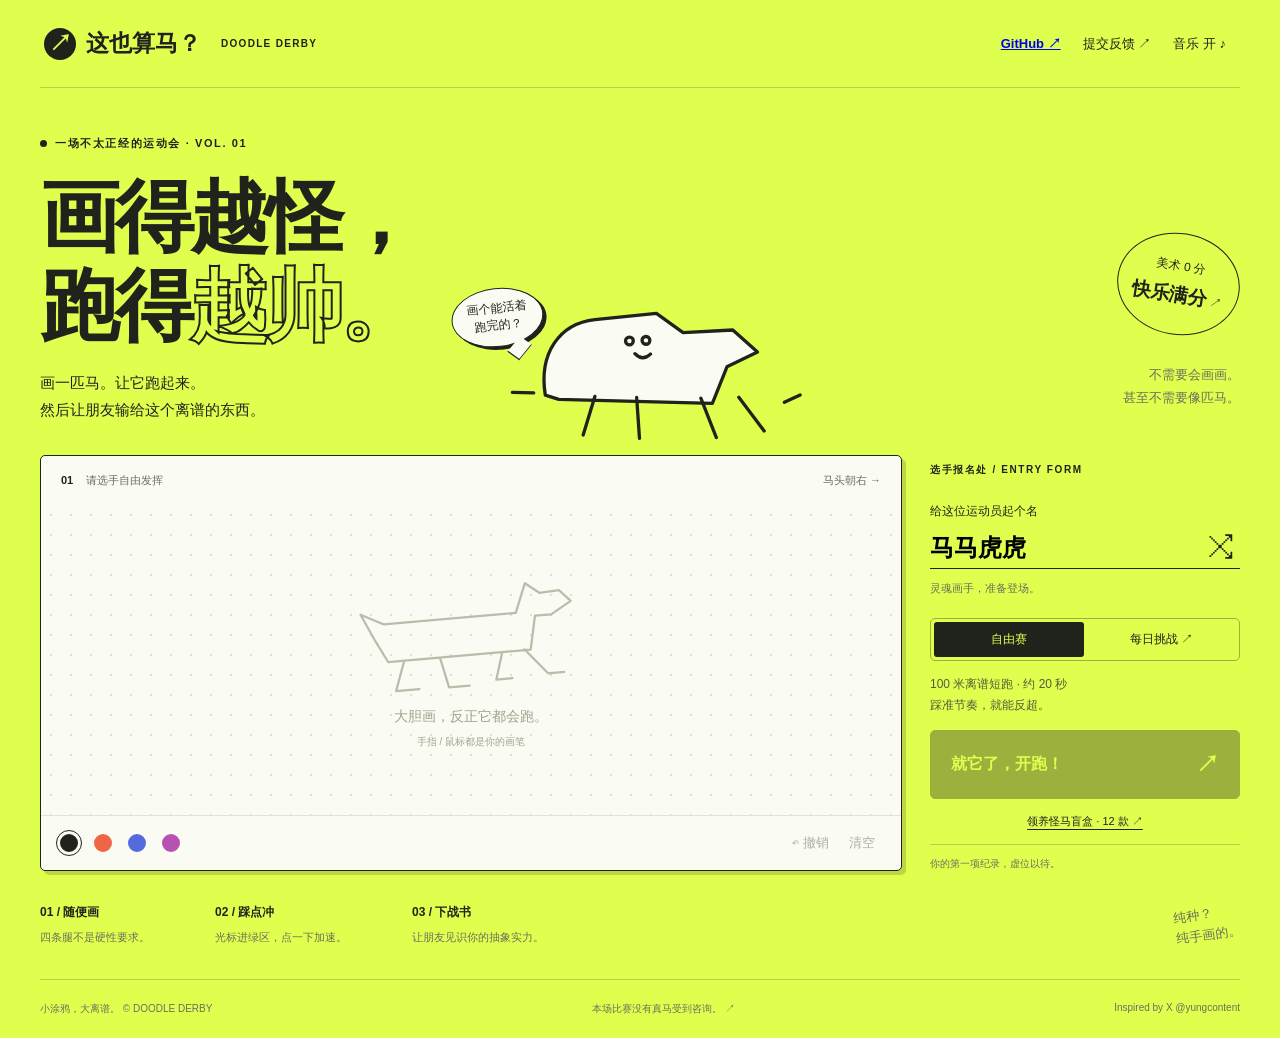
<file: index.html>
<!doctype html>
<html lang="zh-CN"><head><meta charset="utf-8"><meta name="viewport" content="width=device-width, initial-scale=1"><meta name="theme-color" content="#dfff4f"><meta name="description" content="画得越怪，跑得越帅。画一匹马，来一场20秒的离谱赛马，向朋友发起挑战。"><title>这也算马？ · Doodle Derby</title><link rel="stylesheet" href="style.css?v=20260913-4"></head>
<body><header><a class="brand" href="./"><span class="brand-icon">↗</span>这也算马？<span class="en">DOODLE DERBY</span></a><nav class="header-actions" aria-label="快捷入口"><a class="quiet github-link" href="https://github.com/tubban1/draw_horse_race" target="_blank" rel="noreferrer">GitHub ↗</a><button id="feedback-home" class="quiet">提交反馈 ↗</button><button id="sound" class="quiet" aria-pressed="true">音乐 开 ♪</button></nav></header>
<main id="draw-screen"><section class="intro"><div><div class="eyebrow"><span class="dot"></span> 一场不太正经的运动会 · VOL. 01</div><h1>画得越怪，<br>跑得<span class="outline">越帅。</span></h1><p class="lead">画一匹马。让它跑起来。<br>然后让朋友输给这个离谱的东西。</p></div><div class="intro-aside"><span class="stamp">美术 0 分<br><b>快乐满分</b> ↗</span><p>不需要会画画。<br>甚至不需要像匹马。</p></div></section>
<div id="challenge-banner" class="challenge" hidden><div id="challenge-copy"></div><button id="accept-challenge" class="primary">画一匹，接战 ↗</button></div>
<section class="studio"><div class="paper"><div class="home-stage"><svg class="home-horse" viewBox="0 0 330 180" role="img" aria-label="一匹准备参赛的搞怪手绘马"><path class="horse-body" d="M60 115c-8-42 12-74 49-79l63-8 28 19 51-4 26 22-31 16-14 38H74z"/><path d="M111 115l-11 40m54-40 4 42m62-43 17 40m22-42 27 34"/><circle cx="145" cy="57" r="4"/><circle cx="162" cy="56" r="4"/><path d="M151 70q8 8 16 0M48 113h-22m280 3 16-8"/></svg><div class="home-bubble">画个能活着<br>跑完的？</div></div><div class="paper-head"><span><b>01</b> 请选手自由发挥</span><span>马头朝右 →</span></div><div class="drawing-area"><canvas id="drawing" aria-label="画马区域，用鼠标或手指绘画"></canvas><div id="placeholder"><svg viewBox="0 0 300 150" width="270" aria-hidden="true"><path d="M44 69L30 38L55 51L202 51L215 19L230 31L252 30L264 43L241 56L223 56L215 93L56 93L44 69M74 93L62 126L88 126M114 94L121 127L144 127M183 94L174 123L192 123M208 92L232 121L250 121"/></svg><span>大胆画，反正它都会跑。</span><small>手指 / 鼠标都是你的画笔</small></div></div><div class="tools"><div class="swatches" id="swatches"></div><div><button id="undo" class="quiet" disabled>↶ 撤销</button><button id="clear" class="quiet" disabled>清空</button></div></div></div>
<aside class="entry"><div class="eyebrow">选手报名处 / ENTRY FORM</div><label for="name">给这位运动员起个名</label><div class="name-wrap"><input id="name" maxlength="18" value="马马虎虎" autocomplete="off"><button id="rename" aria-label="随机名字">⤨</button></div><div class="horse-note" id="horse-note">灵魂画手，准备登场。</div><div class="mode-tabs" role="group" aria-label="比赛模式"><button class="selected" id="free">自由赛</button><button id="daily">每日挑战 ↗</button></div><p id="mode-desc">100 米离谱短跑 · 约 20 秒<br>踩准节奏，就能反超。</p><button class="primary" id="start" disabled>就它了，开跑！ <span>↗</span></button><button class="borrow" id="borrow">领养怪马盲盒 · 12 款 ↗</button><button class="borrow" id="restore-drawing" hidden>↶ 还原领养前画稿</button><div class="best" id="best">你的第一项纪录，虚位以待。</div></aside></section>
<section class="steps"><div><b>01 / 随便画</b><span>四条腿不是硬性要求。</span></div><div><b>02 / 踩点冲</b><span>光标进绿区，点一下加速。</span></div><div><b>03 / 下战书</b><span>让朋友见识你的抽象实力。</span></div><span class="tiny-horse">纯种？<br>纯手画的。</span></section></main>
<main id="race-screen" hidden><div class="race-heading"><div><div class="eyebrow" id="race-mode">THE QUESTIONABLE DERBY</div><h2 id="race-name"></h2></div><button id="back" class="quiet">← 返回画室</button></div><div class="race-stage"><canvas id="track" aria-label="实时赛马画面"></canvas><div id="countdown" aria-live="polite"></div><div id="race-comment">选手正在热身，物种有待确认。</div><div id="ranks"></div></div><section class="controls"><div class="race-meta"><span id="distance">0 / 100 m</span><strong id="timer">0.00s</strong><span id="combo">连击 × 0</span></div><div class="rhythm"><div class="target"></div><div id="needle"></div></div><button class="primary" id="boost" disabled>踩点加速 <span>↑</span></button><p id="feedback" aria-live="polite">光标进入绿色区时点击 / 按空格。连点不会更快。</p></section></main>
<main id="result-screen" hidden><section class="result-layout"><div class="result-copy"><div class="eyebrow">OFFICIAL UNOFFICIAL RESULTS</div><h1 id="result-title">这马，<br>有点东西。</h1><p id="result-desc"></p><div id="challenge-result"></div><section id="ai-verdict" class="ai-verdict" hidden aria-live="polite"><div class="ai-verdict-head"><span>AI 物种鉴定</span><span id="ai-verdict-status">正在观察你的画……</span></div><strong id="ai-species">正在给它起外号</strong><p id="ai-line"></p><p class="ai-challenge" id="ai-challenge"></p></section><div class="result-actions"><button class="primary" id="share">晒成绩，挑战朋友！ <span>↗</span></button><button class="secondary" id="again">原马再战 ↻</button><button class="secondary" id="save-clip">观看完整回放 ↗</button></div><div class="result-links"><button class="quiet" id="redraw">← 回画室改造一下</button><button class="quiet" id="feedback-open">这局有话说 ↗</button></div></div><div class="ticket"><div class="ticket-top"><span>这也算马？</span><span>长按图片或点按钮保存 / 扫码接战 ↗</span></div><canvas id="poster" width="1080" height="1500" aria-label="离谱赛马挑战海报，含成绩、手绘马和右下角挑战二维码"></canvas><img id="poster-image" hidden alt="这也算马？离谱赛马战绩海报，长按可保存图片"><button id="save" class="quiet">保存海报 / 分享到相册 ↗</button></div></section></main>
<main id="feedbacks-screen" hidden><section class="feedback-inbox"><div class="eyebrow"><span class="dot"></span> PRIVATE FEEDBACKS</div><h1>玩家反馈。</h1><p class="feedback-intro">这里汇总所有玩家提交的反馈。页面地址不会出现在游戏流程里。</p><div class="feedback-toolbar"><span id="feedback-summary">正在从马厩取件……</span><button id="feedback-export" class="quiet">导出 JSON ↓</button></div><div id="feedback-list" class="feedback-list"></div></section></main>
<footer><span>小涂鸦，大离谱。 © DOODLE DERBY</span><span>本场比赛没有真马受到咨询。 ↗</span><span>Inspired by X @yungcontent</span></footer><div id="toast" role="status"></div><dialog id="replay-dialog" class="replay-dialog"><div class="replay-dialog-head"><div><div class="eyebrow">THE WHOLE DERBY · FULL REPLAY</div><h2>比赛完整回放</h2></div><button type="button" id="replay-close" class="quiet" aria-label="关闭回放">✕</button></div><div class="replay-stage"><canvas id="replay-track" width="960" height="540" aria-label="完整赛马回放画面"></canvas></div><div class="replay-controls"><button type="button" id="replay-toggle" class="secondary">❚❚ 暂停</button><input id="replay-seek" type="range" min="0" max="1" step="0.01" value="0" aria-label="回放进度"><span id="replay-time">00:00 / 00:00</span></div><div class="replay-actions"><p id="replay-format-note">包含完整起跑、比赛过程和冲线结果。</p><button type="button" id="replay-download" class="primary">下载完整比赛视频 ↓</button></div></dialog><dialog id="share-dialog"><form method="dialog"><button class="quiet close" aria-label="关闭">✕</button></form><h2>向朋友下战书。</h2><p>链接带上你的马和成绩。朋友打开就能挑战你的配速影子。</p><label for="share-copy">可直接发出去的战绩</label><textarea id="share-copy" readonly rows="4"></textarea><label for="share-url">挑战链接</label><textarea id="share-url" readonly rows="3"></textarea><button id="copy" class="primary">复制战绩文案 ↗</button><p class="share-note" id="share-note"></p></dialog><dialog id="feedback-dialog"><form method="dialog"><button class="quiet close" aria-label="关闭">✕</button></form><h2>这局有话说。</h2><p>一句话就行：哪里好笑、哪里卡住，或者你想看它变成什么怪东西。</p><label for="feedback-rating">这局体验</label><select id="feedback-rating"><option value="5">5 · 马力全开</option><option value="4">4 · 很有梗</option><option value="3">3 · 还行，能跑</option><option value="2">2 · 有点掉蹄</option><option value="1">1 · 马失前蹄</option></select><label for="feedback-topic">反馈类型</label><select id="feedback-topic"><option value="idea">我有个怪点子</option><option value="bug">这里好像坏了</option><option value="share">我想更容易分享</option><option value="other">其他</option></select><label for="feedback-message">想说的话</label><textarea id="feedback-message" maxlength="500" rows="5" placeholder="比如：想要一匹会倒着跑的马"></textarea><button type="button" id="feedback-submit" class="primary">投递给马厩 ↗</button><p class="share-note">不填联系方式，最多 500 字。</p></dialog><script src="audio.js"></script><script src="adoption.js"></script><script src="results.js"></script><script src="qr.js"></script><script src="gif.js?v=20260912-7"></script><script src="game.js?v=20260913-3"></script></body></html>
</file>
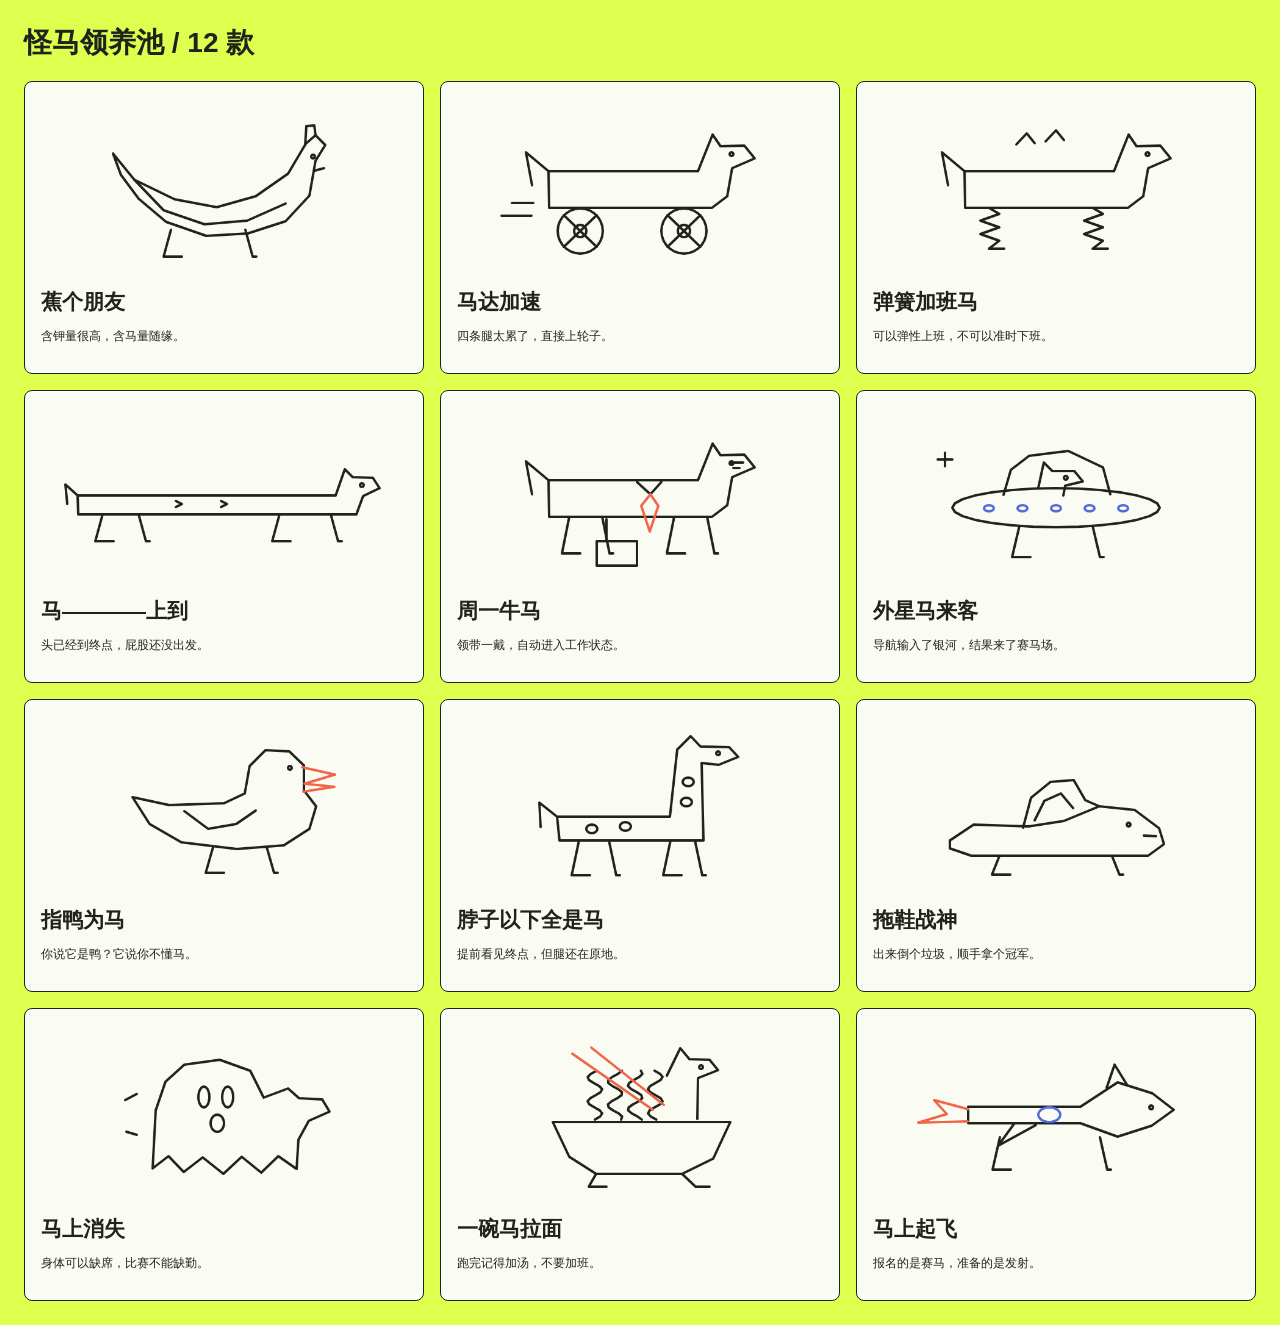
<file: tests/adoption-gallery.html>
<!doctype html><html lang="zh-CN"><meta charset="utf-8"><title>怪马领养池 · 视觉检查</title><style>body{margin:24px;background:#dfff4f;font:14px sans-serif;color:#20231c}main{display:grid;grid-template-columns:repeat(3,1fr);gap:16px}article{background:#fafbf3;padding:16px;border:1px solid;border-radius:8px}canvas{width:100%;height:auto}h2{margin:4px 0}p{font-size:12px}</style><h1>怪马领养池 / 12 款</h1><main></main><script src="../adoption.js"></script><script>for(const pet of ADOPTION_CATALOG){const card=document.createElement('article'),canvas=document.createElement('canvas');canvas.width=600;canvas.height=300;const c=canvas.getContext('2d');c.lineWidth=4;c.lineJoin=c.lineCap='round';for(const s of adoptionDrawing(pet.id).strokes){c.beginPath();c.strokeStyle=s.c;s.p.forEach(([x,y],i)=>i?c.lineTo(x*600,y*300):c.moveTo(x*600,y*300));c.stroke()}const title=document.createElement('h2');title.textContent=pet.name;const description=document.createElement('p');description.textContent=pet.bio;card.append(canvas,title,description);document.querySelector('main').append(card)}</script></html>
</file>
<file: style.css>
:root{--lime:#dfff4f;--ink:#20231c;--paper:#fafbf3;--muted:#6b705b;--line:#b9cc4d}*{box-sizing:border-box}body{margin:0;background:var(--lime);color:var(--ink);font-family:Arial,"PingFang SC","Microsoft YaHei",sans-serif}button,input,textarea{font:inherit}button,a,input,textarea{-webkit-tap-highlight-color:transparent}button{cursor:pointer;color:inherit}button:disabled{opacity:.35;cursor:not-allowed}button:focus-visible,a:focus-visible{outline:3px solid #6152d8;outline-offset:4px}[hidden]{display:none!important}header,main,footer{max-width:1280px;margin:auto}header{height:88px;display:flex;justify-content:space-between;align-items:center;border-bottom:1px solid var(--line);padding:0 4px}.brand{text-decoration:none;color:inherit;font-weight:900;display:flex;align-items:center;gap:10px;font-size:23px}.brand-icon{background:var(--ink);color:var(--lime);width:32px;height:32px;text-align:center;border-radius:50%}.en{font-size:10px;letter-spacing:1.3px;margin-left:10px}.quiet{background:none;border:0;padding:10px;font-size:13px}.intro{display:flex;justify-content:space-between;padding:48px 0 32px}.eyebrow{font-size:11px;font-weight:700;letter-spacing:1.6px;display:flex;align-items:center;gap:8px}.dot{width:7px;height:7px;border-radius:50%;background:var(--ink)}h1{font-size:clamp(52px,6.2vw,84px);line-height:1.12;letter-spacing:-4px;margin:22px 0 18px;font-weight:900;position:relative}.outline{color:transparent;-webkit-text-stroke:2px var(--ink)}.spark{margin-left:30px;width:48px;height:48px}.lead{font-size:15px;line-height:1.8;margin:0}.intro-aside{align-self:flex-end;text-align:right}.intro-aside p{font-size:13px;color:var(--muted);line-height:1.8;margin-top:28px}.stamp{display:inline-block;transform:rotate(9deg);border:1.5px solid var(--ink);border-radius:50%;padding:22px 15px;text-align:center;font-size:12px;line-height:1.8}.stamp b{font-size:19px}.studio{display:grid;grid-template-columns:minmax(0,1fr) 310px;gap:28px}.paper{background:var(--paper);border:1.5px solid var(--ink);border-radius:5px;display:flex;flex-direction:column;min-height:355px;box-shadow:4px 4px 0 #bfd543}.paper-head{padding:17px 20px;display:flex;justify-content:space-between;font-size:11px;color:var(--muted)}.paper-head b{margin-right:10px;color:var(--ink)}.drawing-area{position:relative;flex:1;min-height:245px;background-image:radial-gradient(#dde1d0 .8px,transparent .8px);background-size:20px 20px}#drawing{position:absolute;width:100%;height:100%;touch-action:none;cursor:crosshair}#placeholder{pointer-events:none;position:absolute;inset:0;display:flex;flex-direction:column;align-items:center;justify-content:center;color:#9da58c;font-size:14px}#placeholder svg{fill:none;stroke:#b7bfaa;stroke-width:2.5;stroke-linecap:round;stroke-linejoin:round;transform:rotate(-5deg);margin-bottom:2px}#placeholder small{font-size:10px;margin-top:9px}.tools{display:flex;justify-content:space-between;align-items:center;border-top:1px solid #e1e4d5;padding:8px 16px;min-height:52px}.swatches{display:flex;gap:10px}.swatch{width:24px;height:24px;border:3px solid var(--paper);border-radius:50%;outline:1px solid transparent}.swatch[aria-pressed=true]{outline-color:var(--ink)}.entry{padding:8px 0 0}.entry>.eyebrow{font-size:10px;margin-bottom:24px}.entry label{font-size:12px}.name-wrap{display:flex;border-bottom:1.5px solid var(--ink);margin-top:8px}.name-wrap input{width:100%;min-width:0;background:none;border:0;padding:6px 0;font-size:24px;font-weight:800;outline:none}.name-wrap:focus-within{border-color:#6152d8}.name-wrap button{background:none;border:0;font-size:28px}.horse-note{font-size:11px;margin:12px 0 22px;color:var(--muted)}.mode-tabs{display:flex;border:1px solid #9eae41;border-radius:5px;padding:3px;gap:3px}.mode-tabs button{flex:1;border:0;background:none;font-size:12px;padding:9px 4px;border-radius:3px}.mode-tabs button.selected{background:var(--ink);color:var(--lime)}#mode-desc{font-size:12px;line-height:1.8;color:#555d3b;margin:13px 0}.primary{width:100%;border:1px solid var(--ink);background:var(--ink);color:var(--lime);border-radius:5px;display:flex;justify-content:space-between;align-items:center;padding:18px 20px;font-weight:800;font-size:16px;transition:transform .15s,background .15s}.primary:hover:enabled{background:#36422b;transform:translateY(-2px)}.primary:active:enabled{transform:translateY(2px)}.primary span{font-size:23px}.borrow{border:0;background:none;font-size:11px;width:100%;padding:15px;text-decoration:underline;text-underline-offset:4px}.best{font-size:10px;border-top:1px solid var(--line);padding-top:12px;color:var(--muted)}.steps{display:flex;gap:65px;padding:33px 0}.steps div{display:flex;flex-direction:column;gap:9px}.steps b{font-size:12px}.steps span{font-size:11px;color:var(--muted)}.steps .tiny-horse{margin-left:auto;transform:rotate(-8deg);font-size:13px;line-height:1.6}footer{border-top:1px solid var(--line);display:flex;justify-content:space-between;padding:22px 0;font-size:10px;color:var(--muted)}.challenge{background:var(--ink);color:var(--lime);padding:15px 20px;margin-bottom:20px;font-size:14px;border-radius:5px}.race-heading{display:flex;justify-content:space-between;align-items:center;margin:30px 0 20px}h2{font-size:32px;margin:10px 0}.race-stage{height:440px;position:relative;overflow:hidden;border:1px solid var(--ink);border-radius:7px;background:#e9efce}#track{width:100%;height:100%}#countdown{position:absolute;inset:0;display:grid;place-items:center;font-size:90px;font-weight:900;pointer-events:none}#race-comment{position:absolute;top:18px;left:20px;font-size:12px;background:var(--paper);padding:8px 12px;border-radius:20px}#ranks{position:absolute;right:15px;top:16px;display:flex;gap:8px;flex-direction:column;font-size:11px}#ranks span{background:#ffffffb5;padding:5px 10px;border-radius:4px}#ranks .you{background:var(--ink);color:var(--lime)}.controls{max-width:480px;margin:22px auto 32px;text-align:center}.race-meta{display:flex;justify-content:space-between;font-size:12px;align-items:center}.race-meta strong{font-size:24px}.rhythm{height:20px;background:#c0cc87;border:1px solid var(--ink);margin:14px 0;position:relative;border-radius:30px;overflow:hidden}.target{position:absolute;left:72%;width:24%;height:100%;background:#4a7727;border-left:2px solid var(--paper);border-right:2px solid var(--paper)}#needle{position:absolute;left:0;width:5px;height:100%;background:var(--paper);box-shadow:0 0 0 1px var(--ink)}#boost{justify-content:center;gap:20px}#feedback{font-size:11px;min-height:16px;color:#555d3b}.result-layout{display:grid;grid-template-columns:1fr 380px;gap:100px;padding:65px 50px;align-items:center}.result-copy>p{font-size:16px;line-height:1.9}.result-actions{display:flex;gap:12px;margin:28px 0 18px}.secondary{border:1px solid var(--ink);border-radius:5px;background:none;white-space:nowrap;padding:15px;font-weight:700}.ticket{background:var(--paper);transform:rotate(3deg);box-shadow:10px 12px 0 #bdd342;padding:18px;border:1px solid var(--ink)}.ticket-top{display:flex;justify-content:space-between;font-size:11px;border-bottom:1px dashed #a5aa96;padding:0 0 14px}.ticket canvas,.ticket img{width:100%;display:block;touch-action:manipulation}.ticket>button{width:100%;border-top:1px dashed #a5aa96}#challenge-result{font-weight:bold;font-size:14px}#toast{position:fixed;bottom:25px;left:50%;transform:translateX(-50%);background:var(--ink);color:var(--lime);padding:13px 24px;border-radius:8px;font-size:13px;z-index:10;opacity:0;pointer-events:none;transition:opacity .2s;max-width:90vw}dialog{max-width:440px;width:90%;border:1px solid var(--ink);background:var(--paper);border-radius:10px;padding:26px}dialog::backdrop{background:#20231c99}dialog p{font-size:13px;line-height:1.8}dialog label{font-size:12px}textarea{width:100%;margin:8px 0 18px;resize:none;border:1px solid #aaa;padding:10px;font-size:11px}.close{float:right}.share-note{color:var(--muted)}@media(min-width:1500px){.intro{padding-top:55px}.drawing-area{min-height:300px}}@media(max-width:1360px){header,main,footer{margin-left:40px;margin-right:40px}}@media(max-width:760px){header,main,footer{margin-left:20px;margin-right:20px}header{height:68px}.brand{font-size:18px}.en{display:none}.intro{padding:30px 0 25px}.intro h1{font-size:57px;letter-spacing:-3px}.intro .eyebrow{font-size:9px;letter-spacing:.7px}.intro-aside{display:none}.lead{font-size:13px}.spark{width:32px;margin-left:15px}.studio{grid-template-columns:1fr;gap:24px}.paper{min-height:320px}.entry>.eyebrow{margin-bottom:15px}.horse-note{margin:10px 0 16px}.entry{display:grid;grid-template-columns:1fr 1fr;column-gap:16px}.entry>.eyebrow,.entry>label,.name-wrap,.horse-note,.entry>.primary,.borrow,.best{grid-column:1/-1}.mode-tabs{align-self:center}#mode-desc{margin:0;font-size:10px}.entry>.primary{margin-top:18px}.steps{gap:18px;justify-content:space-between}.steps span{max-width:90px;line-height:1.6;font-size:10px}.steps b{font-size:11px}.tiny-horse{display:none}footer{font-size:9px;gap:20px;line-height:1.8}.race-heading{margin-top:22px}h2{font-size:25px}.race-stage{height:390px}#race-comment{font-size:10px;top:12px;left:10px;max-width:60%}#ranks{gap:4px;right:8px;top:12px;font-size:9px}.result-layout{grid-template-columns:1fr;gap:30px;padding:35px 0}.result-copy h1{font-size:58px}.ticket{max-width:360px;justify-self:center;width:94%}.controls{margin-top:20px}.race-heading .eyebrow{font-size:9px}}@media(prefers-reduced-motion:reduce){*{transition:none!important}.ticket{transform:none}}

#result-title,#result-desc{white-space:pre-line}#result-desc{line-height:1.9}

#result-title{font-size:clamp(36px,4.4vw,62px);letter-spacing:-2px}
.result-actions{flex-wrap:wrap}.result-actions .primary{flex:1 0 190px;width:auto;white-space:nowrap}.result-actions .secondary{flex:1 0 120px}
@media(min-width:761px) and (max-width:1050px){.result-layout{grid-template-columns:minmax(0,1fr) 320px;gap:32px;padding:40px 0}}
.challenge{display:flex;align-items:center;justify-content:space-between;gap:18px}.challenge #challenge-copy{line-height:1.65}.challenge .primary{width:auto;flex:0 0 auto;padding:12px 16px;font-size:13px}.challenge .primary span{font-size:18px}@media(max-width:600px){.challenge{align-items:stretch;flex-direction:column;gap:10px}.challenge .primary{width:100%;justify-content:center}}

#save-clip{flex:1 0 150px}
.result-links{display:flex;justify-content:space-between;align-items:center;gap:12px}.result-links .quiet{padding-left:0}.result-links #feedback-open{color:var(--muted);text-decoration:underline;text-underline-offset:4px}
.feedback-inbox{padding:70px 0 110px;max-width:820px}.feedback-inbox h1{font-size:clamp(48px,6vw,76px);margin-bottom:12px}.feedback-intro{color:var(--muted);font-size:14px;line-height:1.8}.feedback-toolbar{display:flex;justify-content:space-between;align-items:center;border-top:1px solid var(--line);border-bottom:1px solid var(--line);margin-top:36px;padding:12px 0;font-size:12px;color:var(--muted)}.feedback-list{display:grid;gap:12px;margin-top:18px}.feedback-card{background:var(--paper);border:1px solid var(--ink);border-radius:6px;padding:16px 18px;box-shadow:4px 4px 0 #bfd543}.feedback-card-meta{font-size:11px;color:var(--muted);margin-bottom:10px}.feedback-card p{font-size:15px;line-height:1.75;margin:0 0 10px;white-space:pre-wrap;overflow-wrap:anywhere}.feedback-card small{font-size:10px;color:#7d846c}.feedback-empty{border:1px dashed #9eae41;padding:24px;color:var(--muted);font-size:13px}#feedback-dialog select{width:100%;display:block;background:#fffef5;border:1px solid #aaa;border-radius:4px;padding:10px;margin:7px 0 16px}#feedback-dialog .primary{margin-top:4px}
@media(max-width:760px){.result-links{align-items:flex-start}.feedback-inbox{padding:40px 0 70px}.feedback-toolbar{align-items:flex-start;gap:10px}.feedback-toolbar .quiet{padding-top:0;padding-right:0}}

.replay-dialog{max-width:760px;width:min(94vw,760px);padding:24px}.replay-dialog-head{display:flex;justify-content:space-between;align-items:flex-start}.replay-dialog-head h2{margin:8px 0 16px}.replay-stage{background:#e8edcc;border:1px solid var(--ink);border-radius:6px;overflow:hidden}.replay-stage canvas{display:block;width:100%;height:auto;aspect-ratio:16/9}.replay-controls{display:flex;align-items:center;gap:12px;margin:14px 0 8px}.replay-controls input{flex:1;accent-color:var(--ink)}#replay-time{font-size:11px;white-space:nowrap;color:var(--muted)}.replay-actions{display:flex;align-items:center;justify-content:space-between;gap:16px}.replay-actions p{font-size:11px;color:var(--muted);margin:0;line-height:1.5}.replay-actions .primary{width:auto;white-space:nowrap;padding:13px 16px;font-size:13px}@media(max-width:600px){.replay-dialog{padding:17px}.replay-controls{gap:7px}.replay-actions{align-items:stretch;flex-direction:column}.replay-actions .primary{width:100%;justify-content:center}.replay-actions p{font-size:10px}}

.ai-verdict{margin:20px 0 4px;border:1.5px dashed var(--ink);background:var(--paper);padding:15px 17px;box-shadow:4px 4px 0 #bfd543}
.ai-verdict-head{display:flex;justify-content:space-between;gap:14px;color:var(--muted);font-size:10px;letter-spacing:.8px;text-transform:uppercase}
.ai-verdict-head span:first-child{color:var(--ink);font-weight:800}
#ai-verdict[data-state=loading]{opacity:.72}
#ai-verdict[data-source=fallback] .ai-verdict-head span:last-child{color:var(--muted)}
#ai-species{display:block;font-size:22px;line-height:1.25;margin-top:12px}
#ai-line{font-size:13px;line-height:1.65;margin:7px 0 10px}
.ai-challenge{background:var(--lime);padding:9px 11px;font-size:12px;line-height:1.55;margin:0}
@media(max-width:760px){.ai-verdict{margin-top:16px;padding:13px}.ai-verdict-head{font-size:9px}#ai-species{font-size:20px}}

.header-actions{display:flex;align-items:center;gap:2px}.github-link{font-weight:700}.header-actions .quiet:hover{background:var(--paper);text-decoration:underline;text-underline-offset:3px;border-radius:4px}@media(max-width:760px){.header-actions{gap:0}.header-actions .quiet{padding:8px 6px;font-size:10px}.github-link{display:none}}

.home-stage{position:relative;width:min(360px,100%);margin:0 0 20px auto;transform:rotate(1.5deg)}.home-horse{display:block;width:100%;height:175px;overflow:visible;fill:none;stroke:var(--ink);stroke-width:3.4;stroke-linecap:round;stroke-linejoin:round}.home-horse .horse-body{fill:var(--paper)}.home-bubble{position:absolute;left:-18px;top:6px;background:var(--paper);border:1.5px solid var(--ink);border-radius:50%;padding:11px 15px;font-size:12px;line-height:1.45;transform:rotate(-8deg);text-align:center;box-shadow:3px 3px 0 var(--ink)}.home-bubble:after{content:"";position:absolute;right:18px;bottom:-13px;width:16px;height:16px;background:var(--paper);border-right:1.5px solid var(--ink);border-bottom:1.5px solid var(--ink);transform:skew(-18deg) rotate(35deg)}@media(max-width:760px){.intro-aside{display:block;text-align:right;margin-top:18px}.home-stage{width:min(360px,100%);margin:0 auto 12px;transform:rotate(-1deg)}.home-horse{height:150px}.home-bubble{left:2px;top:0;font-size:11px}.intro-aside>p{margin-top:10px}}

.paper{position:relative}.paper>.home-stage{position:absolute;left:58%;top:-170px;width:360px;margin:0;z-index:3;transform:translateX(-20%) rotate(1.5deg)}@media(max-width:900px){.paper>.home-stage{left:58%;width:320px;top:-150px;transform:translateX(-18%) rotate(1deg)}}@media(max-width:760px){.intro-aside{display:none}.paper>.home-stage{position:relative;left:auto;top:auto;width:100%;max-width:340px;margin:0 auto 6px;transform:rotate(-1deg)}}
</file>
